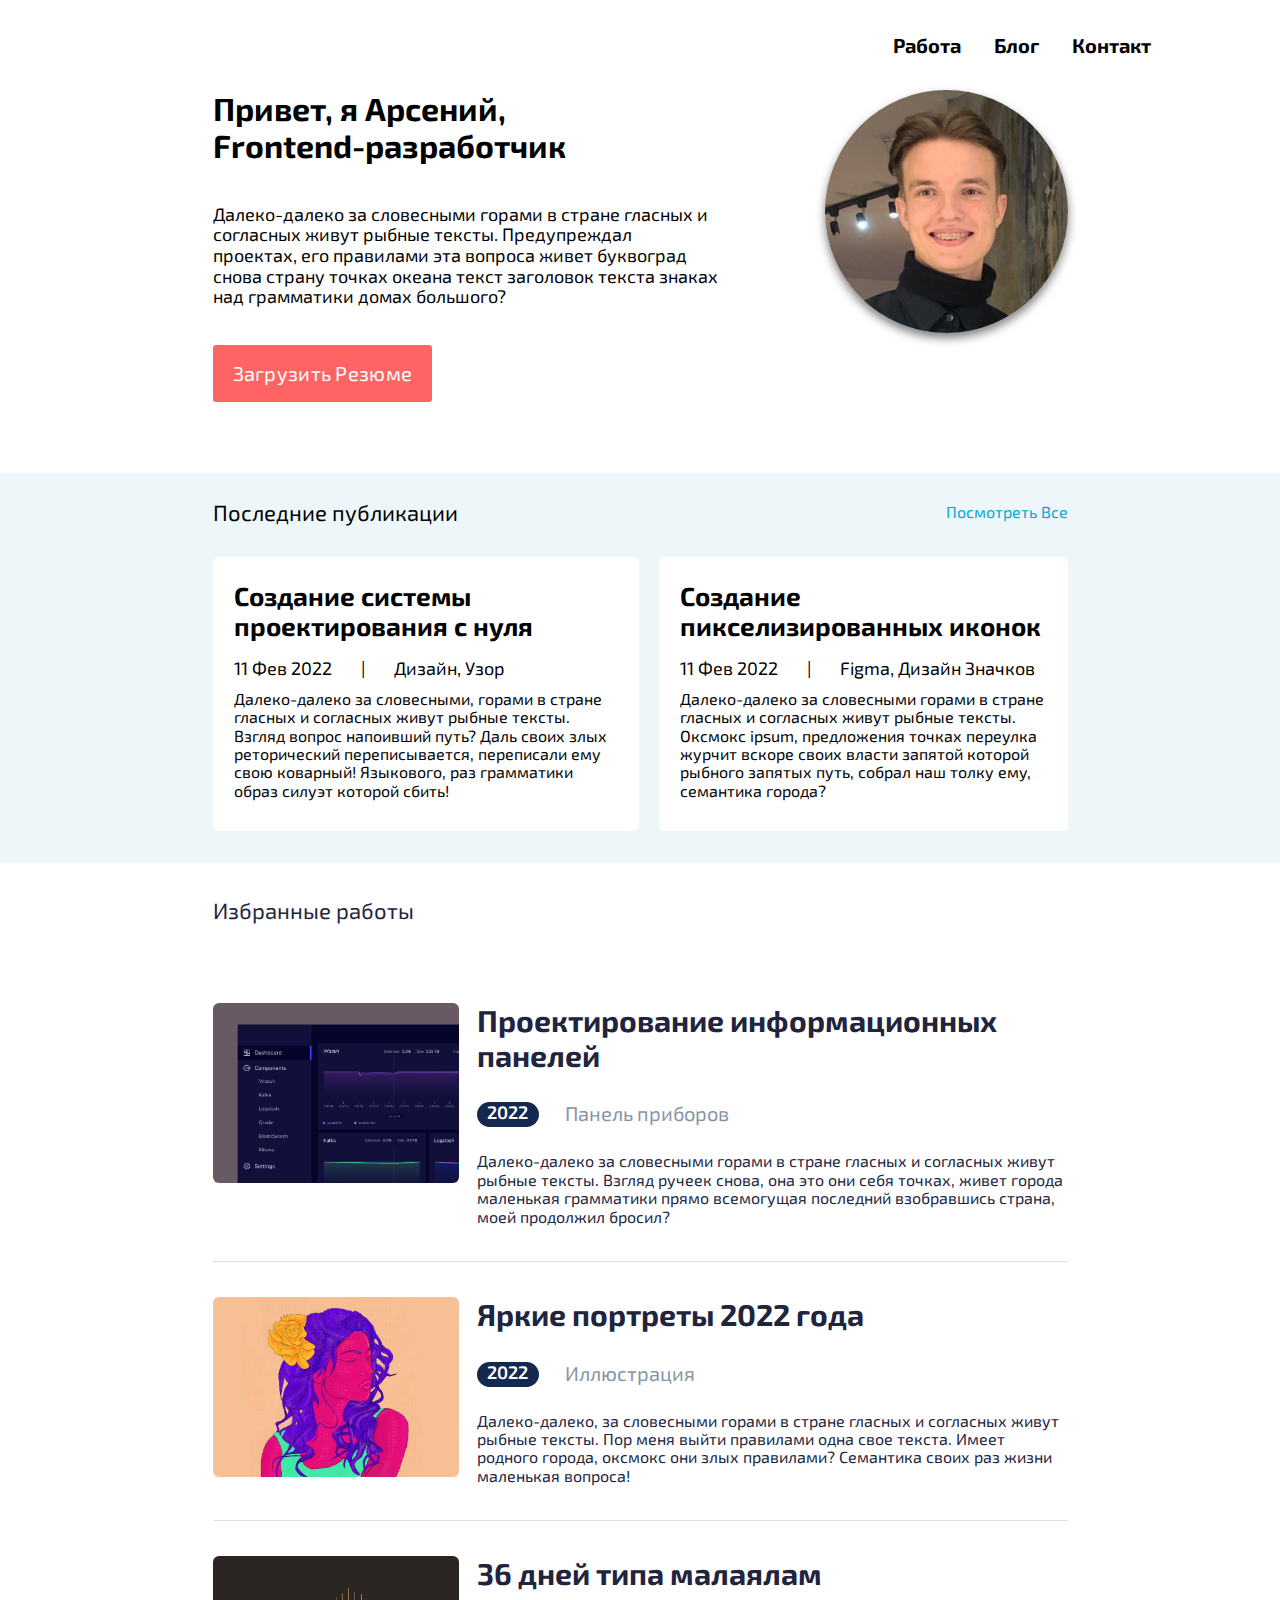
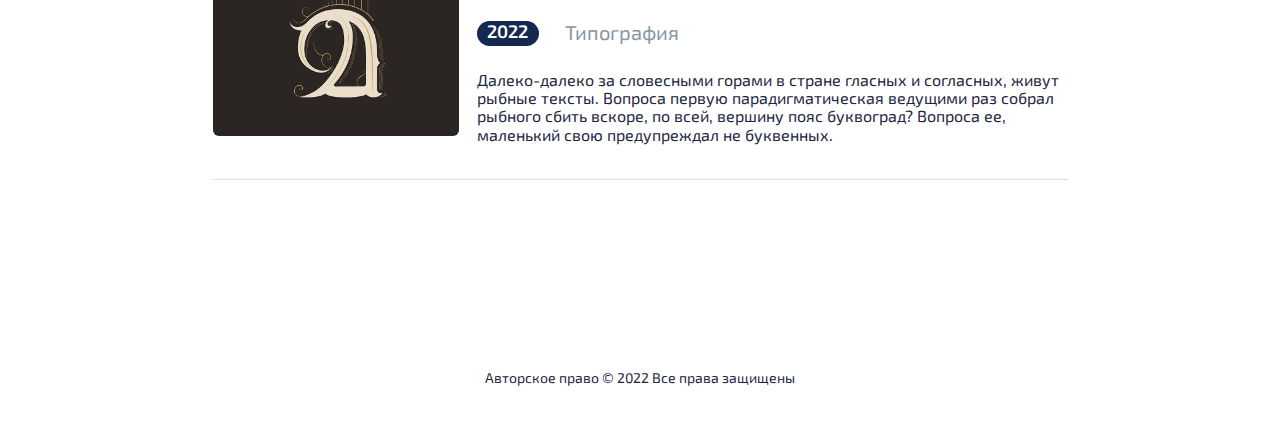
<file: index.html>
<!DOCTYPE html>
<html lang="ru">

<head>
    <meta charset="UTF-8">
    <meta http-equiv="X-UA-Compatible" content="IE=edge">
    <meta name="viewport" content="width=device-width, initial-scale=1.0">
    <link rel="preconnect" href="https://fonts.googleapis.com">
    <link rel="preconnect" href="https://fonts.gstatic.com" crossorigin>
    <link
        href="https://fonts.googleapis.com/css2?family=Exo+2:wght@100;200;300;400;500;600;700;800;900&family=Marck+Script&display=swap"
        rel="stylesheet">
    <link rel="stylesheet" href="css/normalize.css">
    <link rel="stylesheet" href="css/style.css">
    <title>Big Project</title>
</head>

<body>
    <div class="wrapper">
        <header class="header">
            <div class="contain header__contain">
                <nav class="nav">
                    <ul class="nav__list">
                        <li class="nav__item">
                            <a href="#" class="nav__link">Работа</a>
                        </li>
                        <li class="nav__item">
                            <a href="#" class="nav__link">Блог</a>
                        </li>
                        <li class="nav__item">
                            <a href="#" class="nav__link">Контакт</a>
                        </li>
                    </ul>
                </nav>
                <div class="header__bur">
                    <div class="header__bur-el">
                        
                    </div>
                </div>
            </div>
        </header>
        <main class="main">
            <section class="beg">
                <div class="contain beg__contain">
                    <div class="beg__info">
                        <div class="hello">
                            <h1 class="beg__hello">
                                Привет, я Арсений,<br>
                                Frontend-разработчик
                            </h1>
                        </div>
                        <div class="beg__nn">
                            Далеко-далеко за словесными горами в стране гласных и согласных живут рыбные
                            тексты. Предупреждал проектах, его правилами эта вопроса живет буквоград снова страну точках
                            океана текст заголовок текста знаках над грамматики домах большого?
                        </div>
                        <button class="beg__button">Загрузить Резюме</button>
                    </div>
                    <div class="beg__pic">
                        <img src="img/ya.jpg" alt="Мужик" class="beg__img">
                    </div>
                </div>
            </section>
            <section class="rec">
                <div class="contain rec__contain">
                    <div class="rec__top">
                        <div class="rec__title">
                            Последние публикации
                        </div>
                        <a href="#" class="rec__link">
                            Посмотреть Все
                        </a>
                    </div>
                    <div class="rec__arts">
                        <aritcle class="rec__art">
                            <a href="#" class="rec__subtitle">
                                Создание системы проектирования с нуля
                            </a>
                            <div class="rec__info">
                                11 Фев 2022 <span class="rec__sep">|</span> Дизайн, Узор
                            </div>
                            <div class="rec__text">
                                Далеко-далеко за словесными, горами в стране гласных и согласных живут
                                рыбные тексты. Взгляд вопрос напоивший путь? Даль своих злых реторический
                                переписывается, переписали ему свою коварный! Языкового, раз грамматики образ силуэт
                                которой сбить!
                            </div>
                        </aritcle>
                        <aritcle class="rec__art">
                            <a href="#" class="rec__subtitle">
                                Создание пикселизированных иконок
                            </a>
                            <div class="rec__info">
                                11 Фев 2022 <span class="rec__sep">|</span> Figma, Дизайн Значков
                            </div>
                            <div class="rec__text">
                                Далеко-далеко за словесными горами в стране гласных и согласных живут рыбные тексты.
                                Оксмокс ipsum, предложения точках переулка журчит вскоре своих власти запятой которой
                                рыбного запятых путь, собрал наш толку ему, семантика города?
                            </div>
                        </aritcle>
                    </div>
                </div>
            </section>
            <section class="feat">
                <div class="contain feat__contain ">
                    <div class="feat__top">Избранные работы</div>
                    <div class="feat__work">
                        <article class="work">
                            <div class="work__pic">
                                <img src="img/siniy grafik.png" alt="" class="work__img">
                            </div>
                            <div class="work__info">
                                <div class="work__title">Проектирование информационных панелей</div>
                                <div class="work__subtitle">
                                    <div class="work__date">2022</div>
                                    <div class="work__cat">Панель приборов</div>
                                </div>
                                <div class="work__text">
                                    Далеко-далеко за словесными горами в стране гласных и согласных живут рыбные тексты. Взгляд ручеек снова, она это они себя точках, живет города маленькая грамматики прямо всемогущая последний взобравшись страна, моей продолжил бросил?
                                </div>
                            </div>
                        </article>
                        <article class="work">
                            <div class="work__pic">
                                <img src="img/devka.png" alt="" class="work__img">
                            </div>
                            <div class="work__info">
                                <div class="work__title">Яркие портреты 2022 года</div>
                                <div class="work__subtitle">
                                    <div class="work__date">2022</div>
                                    <div class="work__cat">Иллюстрация</div>
                                </div>
                                <div class="work__text">
                                    Далеко-далеко, за словесными горами в стране гласных и согласных живут рыбные тексты. Пор меня выйти правилами одна свое текста. Имеет родного города, оксмокс они злых правилами? Семантика своих раз жизни маленькая вопроса!
                                </div>
                            </div>
                        </article>
                        <article class="work">
                            <div class="work__pic">
                                <img src="img/bukva.png" alt="" class="work__img">
                            </div>
                            <div class="work__info">
                                <div class="work__title">36 дней типа малаялам</div>
                                <div class="work__subtitle">
                                    <div class="work__date">2022</div>
                                    <div class="work__cat">Типография</div>
                                </div>
                                <div class="work__text">
                                    Далеко-далеко за словесными горами в стране гласных и согласных, живут рыбные тексты. Вопроса первую парадигматическая ведущими раз собрал рыбного сбить вскоре, по всей, вершину пояс буквоград? Вопроса ее, маленький свою предупреждал не буквенных.
                                </div>
                            </div>
                        </article>
                    </div>
                </div>
            </section>
        </main>
        <footer class="foot">
            <div class="contain foot__contain">
                <ul class="foot__list">
                    <li class="foot__item">
                        <a href="" class="foot__link face"></a>
                    </li>
                    <li class="foot__item">
                        <a href="" class="foot__link inst"></a>
                    </li>
                    <li class="foot__item">
                        <a href="" class="foot__link twit"></a>
                    </li>
                    <li class="foot__item">
                        <a href="" class="foot__link in"></a>
                    </li>
                </ul>
                <div class="foot__text">
                    Авторское право © 2022 Все права защищены
                </div>
            </div>
        </footer>
    </div>
</body>

</html>
</file>
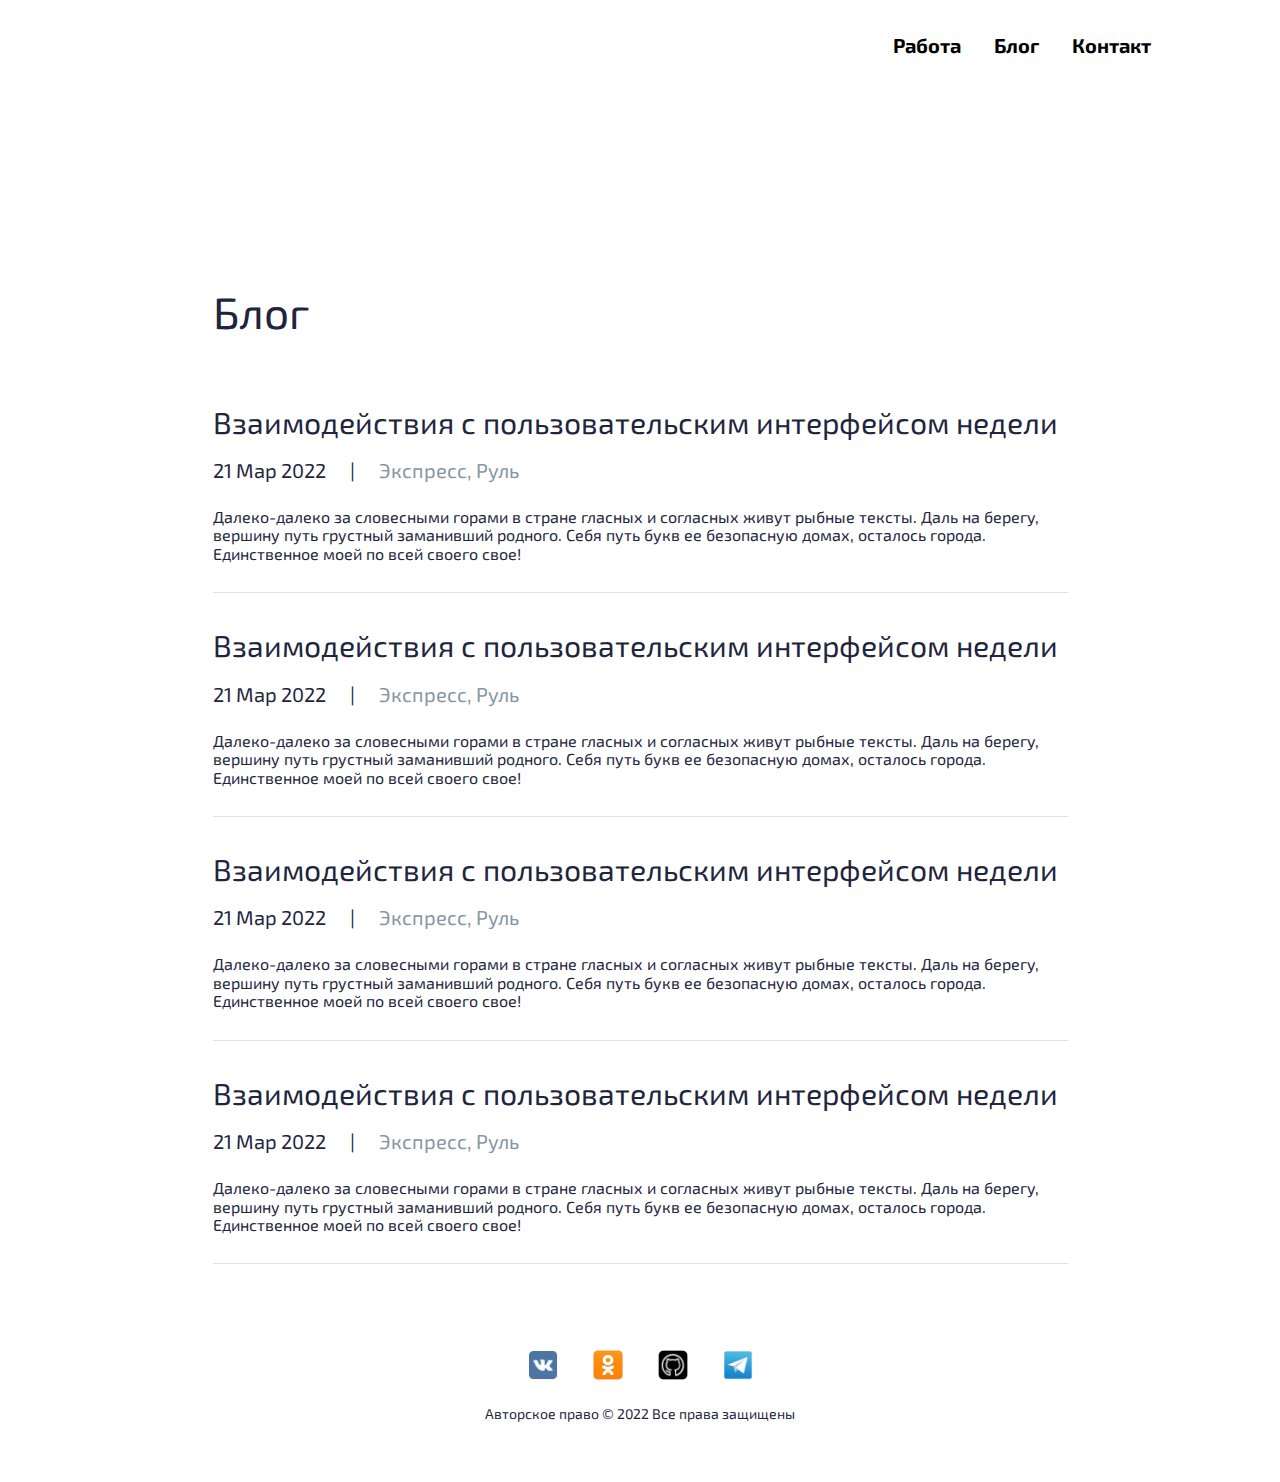
<file: blog.html>
<!DOCTYPE html>
<html lang="ru">

<head>
    <meta charset="UTF-8">
    <meta http-equiv="X-UA-Compatible" content="IE=edge">
    <meta name="viewport" content="width=device-width, initial-scale=1.0">
    <link rel="preconnect" href="https://fonts.googleapis.com">
    <link rel="preconnect" href="https://fonts.gstatic.com" crossorigin>
    <link
        href="https://fonts.googleapis.com/css2?family=Exo+2:wght@100;200;300;400;500;600;700;800;900&family=Marck+Script&display=swap"
        rel="stylesheet">
    <link rel="stylesheet" href="css/normalize.css">
    <link rel="stylesheet" href="css/style.css">
    <title>Big Project</title>
</head>

<body>
    <div class="wrapper">
        <header class="header">
            <div class="contain header__contain">
                <nav class="nav">
                    <ul class="nav__list">
                        <li class="nav__item">
                            <a href="work.html" class="nav__link">Работа</a>
                        </li>
                        <li class="nav__item">
                            <a href="blog.html" class="nav__link">Блог</a>
                        </li>
                        <li class="nav__item">
                            <a href="index.html" class="nav__link">Контакт</a>
                        </li>
                    </ul>
                </nav>
                <div class="header__bur">
                    <div class="header__bur-el">

                    </div>
                </div>
            </div>
        </header>
        <main class="main">
            <section class="blog">
                <div class="contain blog__contain">
                    <div class="blog__top">
                        <div class="blog__title-top">
                            Блог
                        </div>
                    </div>
                    <div class="blog__arts">
                        <article class="blog_art">
                            <div class="blog__info">
                                <div class="blog__title">
                                    Взаимодействия с пользовательским интерфейсом недели
                                </div>
                                <div class="blog__subtitle">
                                    21 Мар 2022 <span class="blog__sep">|</span> <span class="blog_text-gray">Экспресс, Руль</span>
                                </div>
                                <div class="blog__text">Далеко-далеко за словесными горами в стране гласных и согласных
                                    живут рыбные тексты. Даль на берегу, вершину путь грустный заманивший родного. Себя путь
                                    букв ее безопасную домах, осталось города. Единственное моей по всей своего свое!</div>
                            </div>        
                        </article>
                        <article class="blog_art">
                            <div class="blog__info">
                                <div class="blog__title">
                                    Взаимодействия с пользовательским интерфейсом недели
                                </div>
                                <div class="blog__subtitle">
                                    21 Мар 2022 <span class="blog__sep">|</span> <span class="blog_text-gray">Экспресс, Руль</span>
                                </div>
                                <div class="blog__text">Далеко-далеко за словесными горами в стране гласных и согласных
                                    живут рыбные тексты. Даль на берегу, вершину путь грустный заманивший родного. Себя путь
                                    букв ее безопасную домах, осталось города. Единственное моей по всей своего свое!</div>
                            </div>        
                        </article>
                        <article class="blog_art">
                            <div class="blog__info">
                                <div class="blog__title">
                                    Взаимодействия с пользовательским интерфейсом недели
                                </div>
                                <div class="blog__subtitle">
                                    21 Мар 2022 <span class="blog__sep">|</span> <span class="blog_text-gray">Экспресс, Руль</span>
                                </div>
                                <div class="blog__text">Далеко-далеко за словесными горами в стране гласных и согласных
                                    живут рыбные тексты. Даль на берегу, вершину путь грустный заманивший родного. Себя путь
                                    букв ее безопасную домах, осталось города. Единственное моей по всей своего свое!</div>
                            </div>        
                        </article>
                        <article class="blog_art">
                            <div class="blog__info">
                                <div class="blog__title">
                                    Взаимодействия с пользовательским интерфейсом недели
                                </div>
                                <div class="blog__subtitle">
                                    21 Мар 2022 <span class="blog__sep">|</span> <span class="blog_text-gray">Экспресс, Руль</span>
                                </div>
                                <div class="blog__text">Далеко-далеко за словесными горами в стране гласных и согласных
                                    живут рыбные тексты. Даль на берегу, вершину путь грустный заманивший родного. Себя путь
                                    букв ее безопасную домах, осталось города. Единственное моей по всей своего свое!</div>
                            </div>        
                        </article>
                    </div>
                </div>
            </section>
        </main>
        <footer class="foot">
            <div class="contain foot__contain">
                <ul class="foot__list">
                    <li class="foot__item">
                        <a href="" class="foot__link vk">vk</a>
                    </li>
                    <li class="foot__item">
                        <a href="" class="foot__link ok">ok</a>
                    </li>
                    <li class="foot__item">
                        <a href="" class="foot__link gh">gh</a>
                    </li>
                    <li class="foot__item">
                        <a href="" class="foot__link tg">tg</a>
                    </li>
                </ul>
                <div class="foot__text">
                    Авторское право © 2022 Все права защищены
                </div>
            </div>
        </footer>
    </div>
</body>

</html>
</file>
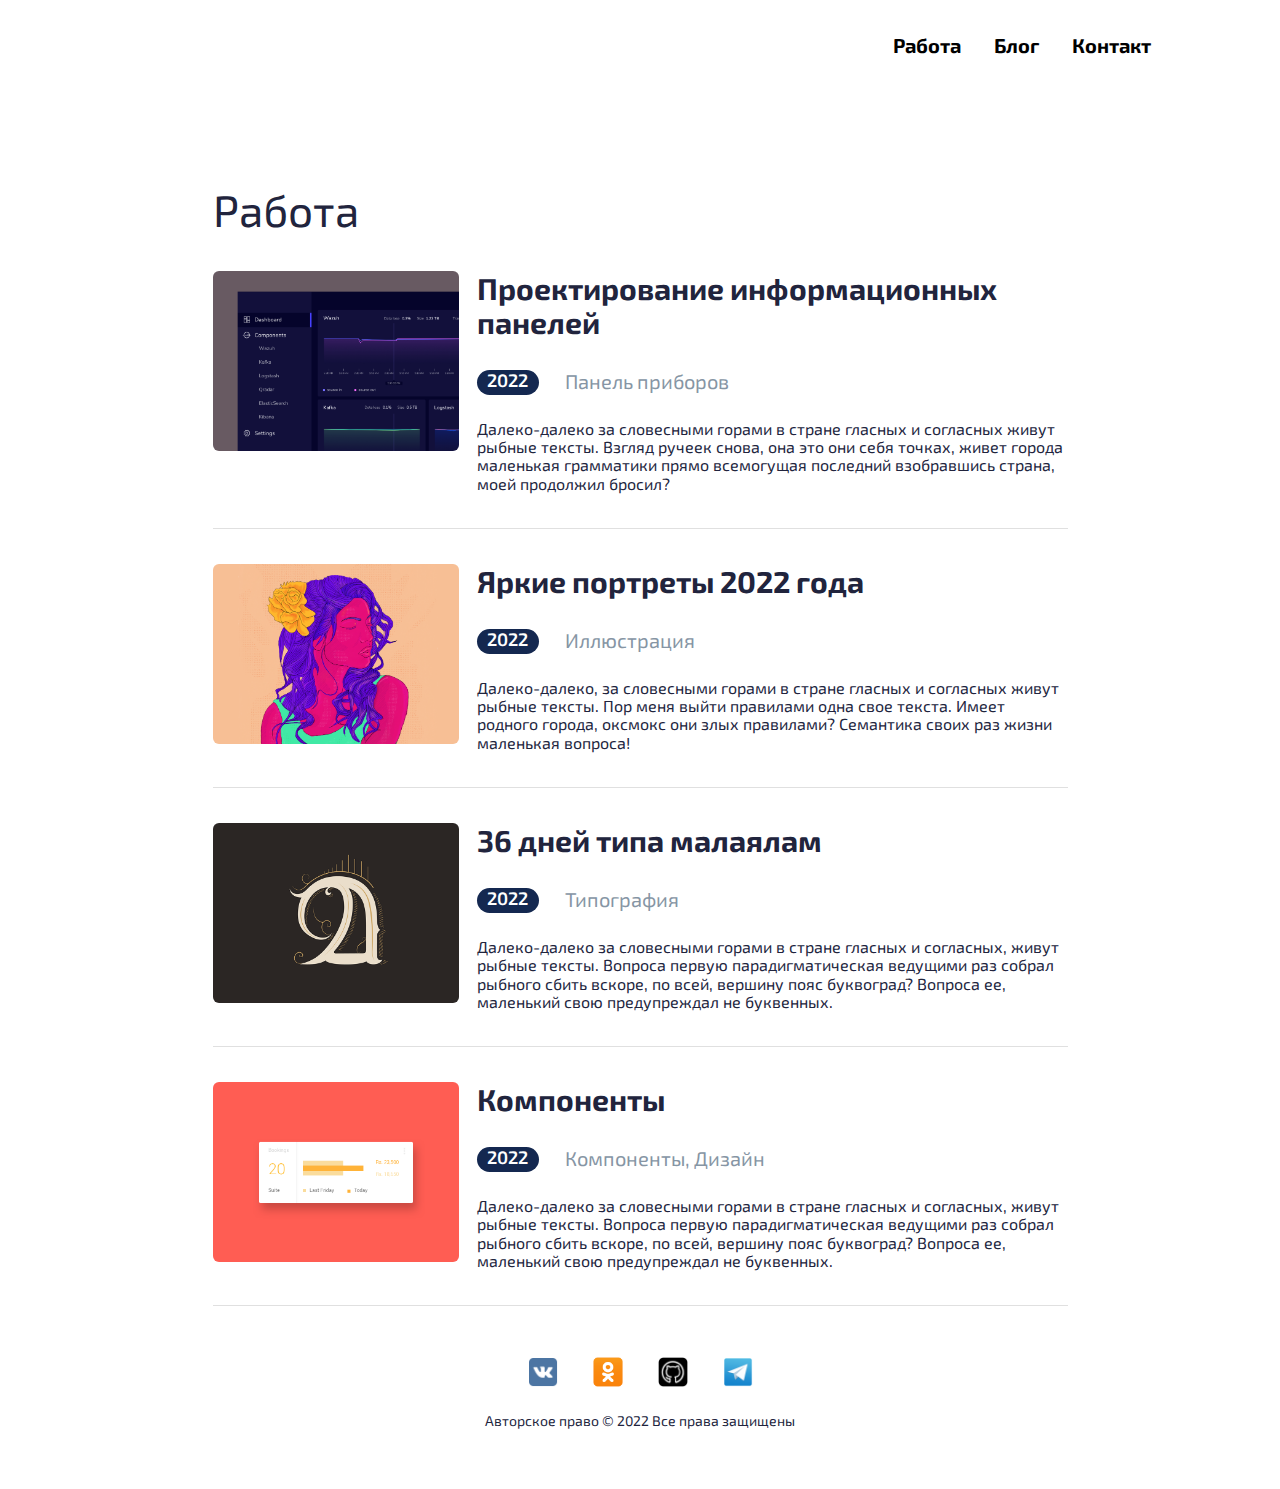
<file: work.html>
<!DOCTYPE html>
<html lang="ru">

<head>
    <meta charset="UTF-8">
    <meta http-equiv="X-UA-Compatible" content="IE=edge">
    <meta name="viewport" content="width=device-width, initial-scale=1.0">
    <link rel="preconnect" href="https://fonts.googleapis.com">
    <link rel="preconnect" href="https://fonts.gstatic.com" crossorigin>
    <link
        href="https://fonts.googleapis.com/css2?family=Exo+2:wght@100;200;300;400;500;600;700;800;900&family=Marck+Script&display=swap"
        rel="stylesheet">
    <link rel="stylesheet" href="css/normalize.css">
    <link rel="stylesheet" href="css/style.css">
    <title>Big Project</title>
</head>

<body>
    <div class="wrapper">
        <header class="header">
            <div class="contain header__contain">
                <nav class="nav">
                    <ul class="nav__list">
                        <li class="nav__item">
                            <a href="work.html" class="nav__link">Работа</a>
                        </li>
                        <li class="nav__item">
                            <a href="blog.html" class="nav__link">Блог</a>
                        </li>
                        <li class="nav__item">
                            <a href="index.html" class="nav__link">Контакт</a>
                        </li>
                    </ul>
                </nav>
                <div class="header__bur">
                    <div class="header__bur-el">
                        
                    </div>
                </div>
            </div>
        </header>
        <main class="main">
            <section class="rab">
                <div class="contain rab__contain">
                    <div class="rab__top">
                        <div class="rab__title-top">
                            Работа
                        </div>
                    </div>
                    <div class="feat__work">
                        <article class="work">
                            <div class="work__pic">
                                <img src="img/siniy grafik.png" alt="" class="work__img">
                            </div>
                            <div class="work__info">
                                <div class="work__title">Проектирование информационных панелей</div>
                                <div class="work__subtitle">
                                    <div class="work__date">2022</div>
                                    <div class="work__cat">Панель приборов</div>
                                </div>
                                <div class="work__text">
                                    Далеко-далеко за словесными горами в стране гласных и согласных живут рыбные тексты. Взгляд ручеек снова, она это они себя точках, живет города маленькая грамматики прямо всемогущая последний взобравшись страна, моей продолжил бросил?
                                </div>
                            </div>
                        </article>
                        <article class="work">
                            <div class="work__pic">
                                <img src="img/devka.png" alt="" class="work__img">
                            </div>
                            <div class="work__info">
                                <div class="work__title">Яркие портреты 2022 года</div>
                                <div class="work__subtitle">
                                    <div class="work__date">2022</div>
                                    <div class="work__cat">Иллюстрация</div>
                                </div>
                                <div class="work__text">
                                    Далеко-далеко, за словесными горами в стране гласных и согласных живут рыбные тексты. Пор меня выйти правилами одна свое текста. Имеет родного города, оксмокс они злых правилами? Семантика своих раз жизни маленькая вопроса!
                                </div>
                            </div>
                        </article>
                        <article class="work">
                            <div class="work__pic">
                                <img src="img/bukva.png" alt="" class="work__img">
                            </div>
                            <div class="work__info">
                                <div class="work__title">36 дней типа малаялам</div>
                                <div class="work__subtitle">
                                    <div class="work__date">2022</div>
                                    <div class="work__cat">Типография</div>
                                </div>
                                <div class="work__text">
                                    Далеко-далеко за словесными горами в стране гласных и согласных, живут рыбные тексты. Вопроса первую парадигматическая ведущими раз собрал рыбного сбить вскоре, по всей, вершину пояс буквоград? Вопроса ее, маленький свою предупреждал не буквенных.
                                </div>
                            </div>
                        </article>
                        <article class="work">
                            <div class="work__pic">
                                <img src="img/krasnyi grafik.png" alt="" class="work__img">
                            </div>
                            <div class="work__info">
                                <div class="work__title">Компоненты</div>
                                <div class="work__subtitle">
                                    <div class="work__date">2022</div>
                                    <div class="work__cat">Компоненты, Дизайн</div>
                                </div>
                                <div class="work__text">
                                    Далеко-далеко за словесными горами в стране гласных и согласных, живут рыбные тексты. Вопроса первую парадигматическая ведущими раз собрал рыбного сбить вскоре, по всей, вершину пояс буквоград? Вопроса ее, маленький свою предупреждал не буквенных.
                                </div>
                            </div>
                        </article>
                    </div>
                </div>
            </section>
        </main>
        <footer class="foot">
            <div class="contain foot__contain">
                <ul class="foot__list">
                    <li class="foot__item">
                        <a href="" class="foot__link vk">vk</a>
                    </li>
                    <li class="foot__item">
                        <a href="" class="foot__link ok">ok</a>
                    </li>
                    <li class="foot__item">
                        <a href="" class="foot__link gh">gh</a>
                    </li>
                    <li class="foot__item">
                        <a href="" class="foot__link tg">tg</a>
                    </li>
                </ul>
                <div class="foot__text">
                    Авторское право © 2022 Все права защищены
                </div>
            </div>
        </footer>
    </div>
</body>

</html>
</file>
<file: css/style.css>
* {
    box-sizing: border-box;
}

html, body {
    margin: 0;
    padding: 0;
    height: 100%;
    width: 100%;
}

.body {
    font-family: 'Exo 2', sans-serif;
    font-size: 16px;
    line-height: 1.42;
}

ul, li {
    list-style: none;
    margin: 0;
    padding: 0;
}

a {
    text-decoration: none;
    color: black;
}

h1, h2, h3 {
    margin: 0;
}

.wrapper {
    min-height: 100%;
    overflow: hidden;
    font-family: 'Exo 2', sans-serif;
    display: flex;
    flex-direction: column;
}

.contain {
    max-width: 865px;
    padding: 0px 5px;
    margin: 0 auto;
}

.header {
    padding-top: 30px;
    padding-bottom: 30px;
}

.header__contain {
    max-width: 1032px;
    display: flex;
    justify-content: flex-end;
}

.nav__list {
    display: flex;
    font-size: 20px;
    line-height: 1.5;
}

.nav__link {
    margin-left: 33px;
    font-weight: bold
}

.header__bur {
    width: 30px;
    height: 20px;
    align-items: center;
    display: none;
}

.header__bur-el {
    height: 2px;
    width: 100%;
    background-color: #21243D;
    position: relative;
}

.header__bur-el::before,
.header__bur-el::after {
    content: "";
    height: 2px;
    width: 100%;
    background-color: #21243D;
    position: absolute;
}

.header__bur-el::before {
    top: -9px;
}

.header__bur-el::after {
    bottom: -9px;
}

@media (max-width: 480px) {
    .header {
        padding-top: 20px;
        padding-bottom: 12px;
    }
    .nav {
        display: none;
    }
    .header__bur {
        display: flex;
    }
}

.main {
    flex: 1 1 auto;
    display: flex;
    justify-content: center;
    flex-direction: column;
}

.beg {
    display: flex;
    justify-content: center;
    align-items: center;
    padding-bottom: 128px;
    padding-bottom: 71px;
}

.beg__contain {
    display: flex;
}

.beg__info {
    padding-right: 12.3%;
}

.beg__hello {
    margin-bottom: 40px;
}

.beg__nn {
    font-size: 18px;
    margin-bottom: 38px;
}

.beg__button {
    position: relative;
    background-color: #FF6464;
    color: white;
    border-radius: 3px;
    border: none;
    padding: 17px 20px;
    letter-spacing: 0.3px;
    font-size: 20px;
}

.beg__pic {
    width: 243px;
    height: 243px;
    border-radius: 50%;
    overflow: hidden;    
    display: flex;
    flex-shrink: 0;
    box-shadow: 0 5px 10px rgba(0,0,0,0.5);
}

.beg__img {
    height: 100%;
    width: 100%;
    object-fit: cover;
}

@media (max-width: 480px) {
    .beg__contain {
        flex-direction: column-reverse;
        align-items: center;
    }

    .beg__hello {
        line-height: 1.25;
    }

    .beg__info {
        padding-right: 0;
        text-align: center;
        padding-right: 18px;
        padding-left: 18px;
    }   
    .beg__pic {
        width: 170px;
        height: 170px;
    }
}



.rec {
    display: flex;
    justify-content: center;
    align-items: center;
    background-color: #EDF7FA;
    padding: 27px 0px 32px;
}

.rec__contain {
    display: flex;
    flex-direction: column;
}

.rec__top {
    margin-bottom: 2px;
    display: flex;
    align-items: center;
    justify-content: space-between;
}

.rec__title {
    font-size: 22px;
}

.rec__link {
    font-size: 16px;
    color: #00A8CC;
}

.rec__arts {
    margin-top: 30px;
    display: flex;
    justify-content: center;
}

.rec__art {
    border-radius: 5px;
    background-color: white;
    display: flex;
    flex-direction: column;
    margin-right: 20px;
    padding: 24px 23px 31px 21px;
}

.rec__subtitle {
    font-size: 26px;
    font-weight: bold;
    margin-bottom: 17px;
}

.rec__info {
    font-size: 18px;
    margin-bottom: 11px;
}

.rec__sep {
    padding: 0px 25px 0px 25px;
}

.rec__art:last-child {
    margin: 0;
}

@media (max-width: 480px) {
    .rec {
        padding-right: 5px;
        padding-left: 5px;
    }

    .rec__top {
        margin-bottom: 19px;
        justify-content: center;
    }

    .rec__link {
        display: none;
    }

    .rec__arts {
        flex-direction: column;
    }

    .rec__art {
        margin-right: 0px;
        padding: 12px 20px 22px;
        margin-bottom: 20px;
    }
}

.feat {
    padding-bottom: 83px;
    color: #21243D;
}

.feat__contain {
    display: flex;
    flex-direction: column;
}

.feat__top {
    display: flex;
    align-items: center;
    padding-top: 35px;
    padding-bottom: 45px;
    font-size: 22px;
}

.work {
    display: flex;
    border-bottom: 1px solid #E0E0E0;
    padding-top: 35px;
    padding-bottom: 35px;
}

.work__pic {
    width: 246px;
    height: 180px;
    border-radius: 6px;
    margin-right: 18px;
    flex-shrink: 0;
    overflow: hidden;
}

.work__img{
    width: 100%;
    height: 100%;
    object-fit: cover;
}

.work__title {
    font-weight: bold;
    font-size: 30px;
    padding-bottom: 30px;
}

.work__subtitle {
    display: flex;
    padding-bottom: 25px;
}

.work__date {
    min-width: 62px;
    min-height: 25px;
    background: #142850;
    border-radius: 16px;
    color: white;
    font-size: 18px;
    font-weight: 600;
    display: flex;
    justify-content: center;
}

.work__cat {
    padding-left: 26px;
    color: #8695A4;
    font-size: 20px;
}

@media (max-width: 480px) {
    .feat__work {
        display: flex;
        width: 100%;
        overflow-x: auto;
        padding-top: 25px;
        margin-bottom: 100px;
    }

    .work {
        width: 100%;
        flex-direction: column;
        flex-shrink: 0;
        padding: 20px 13px;
    }
    
    .work__pic {
        width: 100%;
        height: 230px;
    }
}

.work__text {
    font-size: 16px;
}

.foot {
    display: flex;
    justify-content: center;
    align-items: center;
    padding-top: 51px;
    padding-bottom: 60px;
}

.foot__list {
    display: flex;
    margin-bottom: 26px;
    justify-content: center;
}

.foot__item {
    width: 30px;
    height: 30px;
    margin-right: 35px;

}

.foot__item:last-child {
    margin: 0px;
}

.foot__link {
    background-size: contain;
    width: 100%;
    height: 100%;
    display: block;
    background-repeat: no-repeat;
    background-position: center;
    font-size: 0px;
}

.vk {
    background-image: url('../img/vk.png');
}

.ok {
    background-image: url('../img/ok.png');
}

.gh {
    background-image: url('../img/github.png');
}

.tg {
    background-image: url('../img/telegram.png');
}

.foot__text {
    font-size: 14px;
    color:#21243D;
}

.blog {
    display: flex;
    color: #21243D;
    padding-top: 80px;
}

.blog__contain {
    display: flex;
    flex-direction: column;
}

.blog__top {
    padding-top: 117px;
}

.blog__title-top {
    font-style: Bold;
    font-size: 44px;
}

.blog__arts {
    display: flex;
    padding-top: 67px;
    justify-content: center;
    flex-direction: column;
}

.blog__info {
    border-bottom: 1px solid #E0E0E0;
    margin-bottom: 35px;
}

.blog__title {
    font-weight: 500px;
    font-size: 30px;
    margin-bottom: 20px;
}

.blog__subtitle {
    margin-bottom: 26px;
    font-style: normal;
    font-size: 20px;
}

.blog__sep {
    padding: 0px 20px;
}

.blog__text {
    font-style: normal;
    font-size: 16px;
    margin-bottom: 29px;
}

.blog_text-gray {
    color: #8695A4;
}

.rab {
    display: flex;
    color: #21243D;
    padding-top: 95px;
}

.rab__contain {
    display: flex;
    flex-direction: column;
}

.rab__top {
    font-style: Bold;
    font-size: 44px;
}
</file>
